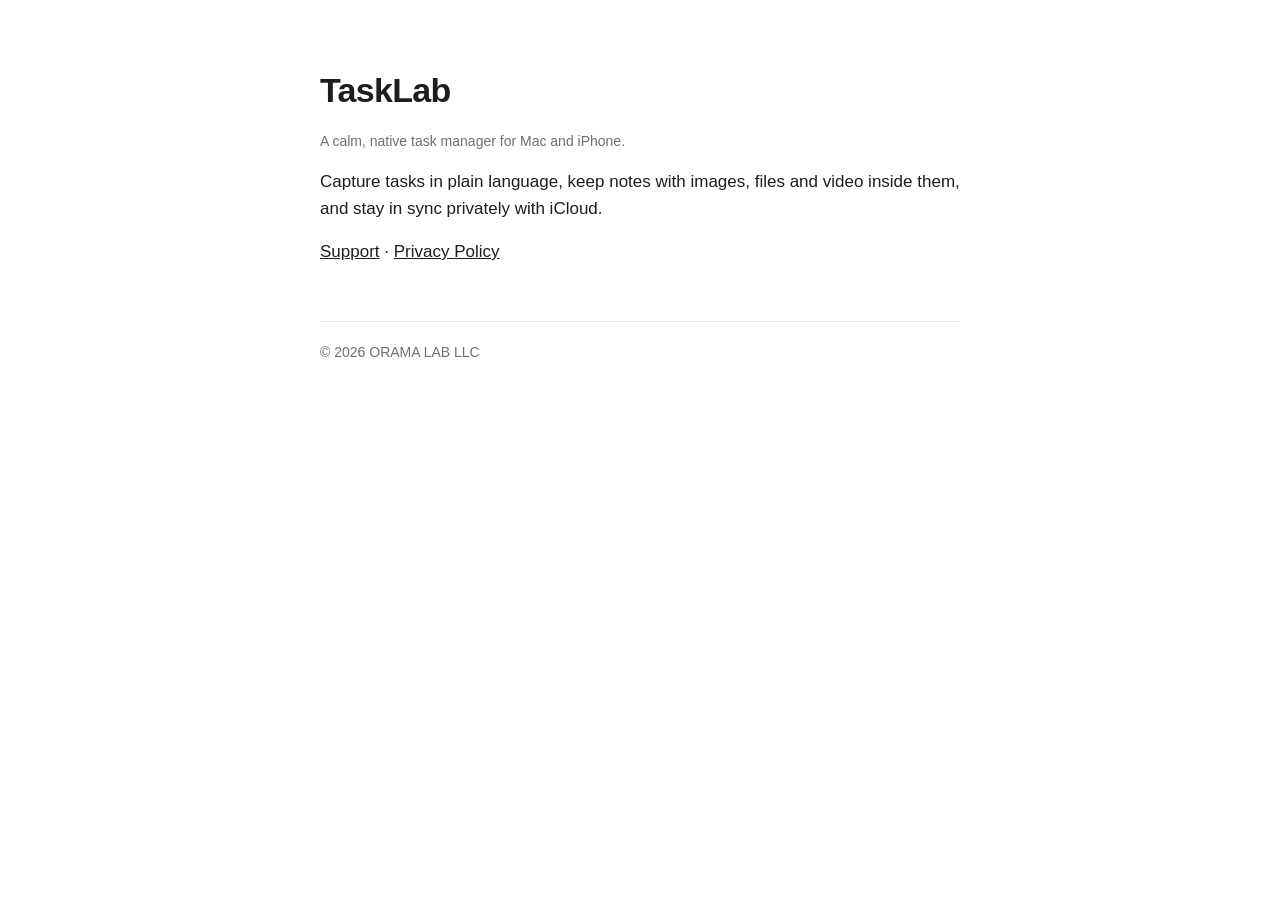
<file: index.html>
<!doctype html>
<html lang="en">
<head>
<meta charset="utf-8">
<meta name="viewport" content="width=device-width, initial-scale=1">
<title>TaskLab</title>
<link rel="stylesheet" href="style.css">
</head>
<body>
<main>
  <h1>TaskLab</h1>
  <p class="updated">A calm, native task manager for Mac and iPhone.</p>
  <p>Capture tasks in plain language, keep notes with images, files and video inside them, and stay in sync privately with iCloud.</p>
  <p><a href="support.html">Support</a> · <a href="privacy.html">Privacy Policy</a></p>
  <footer>© 2026 ORAMA LAB LLC</footer>
</main>
</body>
</html>
</file>
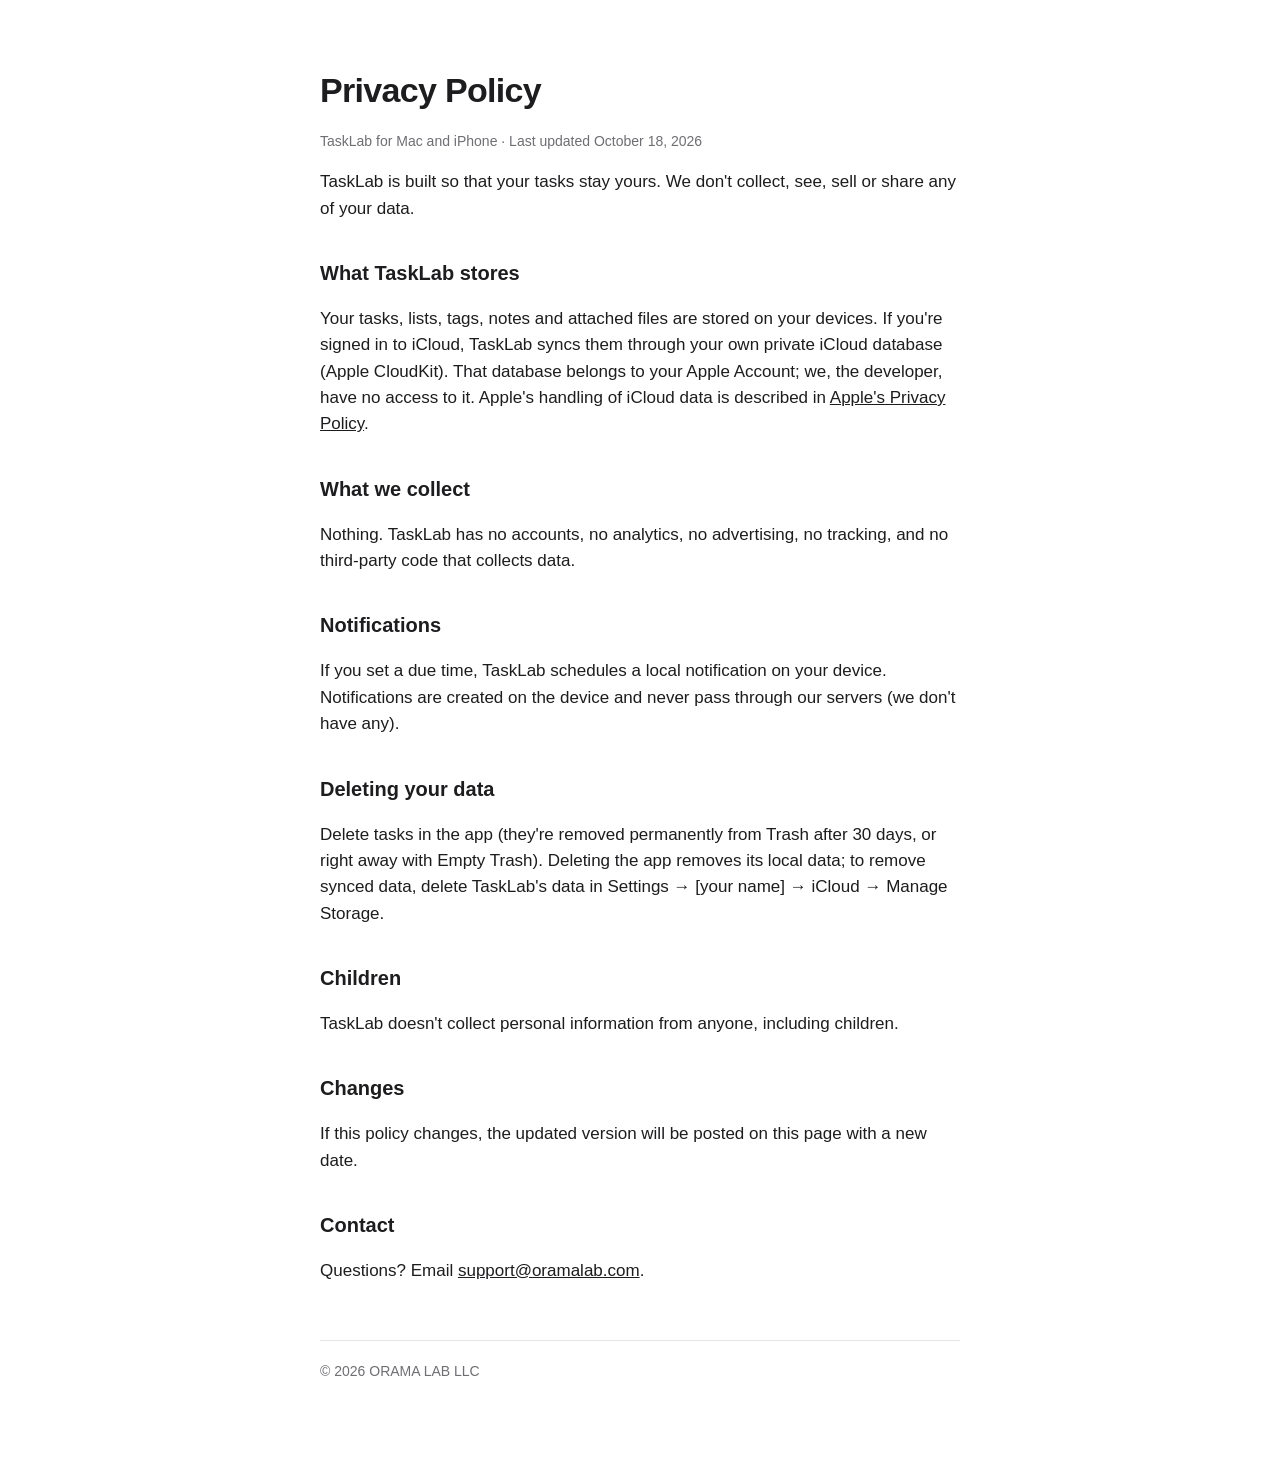
<file: privacy.html>
<!doctype html>
<html lang="en">
<head>
<meta charset="utf-8">
<meta name="viewport" content="width=device-width, initial-scale=1">
<title>TaskLab — Privacy Policy</title>
<link rel="stylesheet" href="style.css">
</head>
<body>
<main>
  <h1>Privacy Policy</h1>
  <p class="updated">TaskLab for Mac and iPhone · Last updated October 18, 2026</p>

  <p>TaskLab is built so that your tasks stay yours. We don't collect, see, sell or share any of your data.</p>

  <h2>What TaskLab stores</h2>
  <p>Your tasks, lists, tags, notes and attached files are stored on your devices. If you're signed in to iCloud, TaskLab syncs them through your own private iCloud database (Apple CloudKit). That database belongs to your Apple Account; we, the developer, have no access to it. Apple's handling of iCloud data is described in <a href="https://www.apple.com/legal/privacy/">Apple's Privacy Policy</a>.</p>

  <h2>What we collect</h2>
  <p>Nothing. TaskLab has no accounts, no analytics, no advertising, no tracking, and no third-party code that collects data.</p>

  <h2>Notifications</h2>
  <p>If you set a due time, TaskLab schedules a local notification on your device. Notifications are created on the device and never pass through our servers (we don't have any).</p>

  <h2>Deleting your data</h2>
  <p>Delete tasks in the app (they're removed permanently from Trash after 30 days, or right away with Empty Trash). Deleting the app removes its local data; to remove synced data, delete TaskLab's data in Settings → [your name] → iCloud → Manage Storage.</p>

  <h2>Children</h2>
  <p>TaskLab doesn't collect personal information from anyone, including children.</p>

  <h2>Changes</h2>
  <p>If this policy changes, the updated version will be posted on this page with a new date.</p>

  <h2>Contact</h2>
  <p>Questions? Email <a href="mailto:support@oramalab.com">support@oramalab.com</a>.</p>

  <footer>© 2026 ORAMA LAB LLC</footer>
</main>
</body>
</html>
</file>
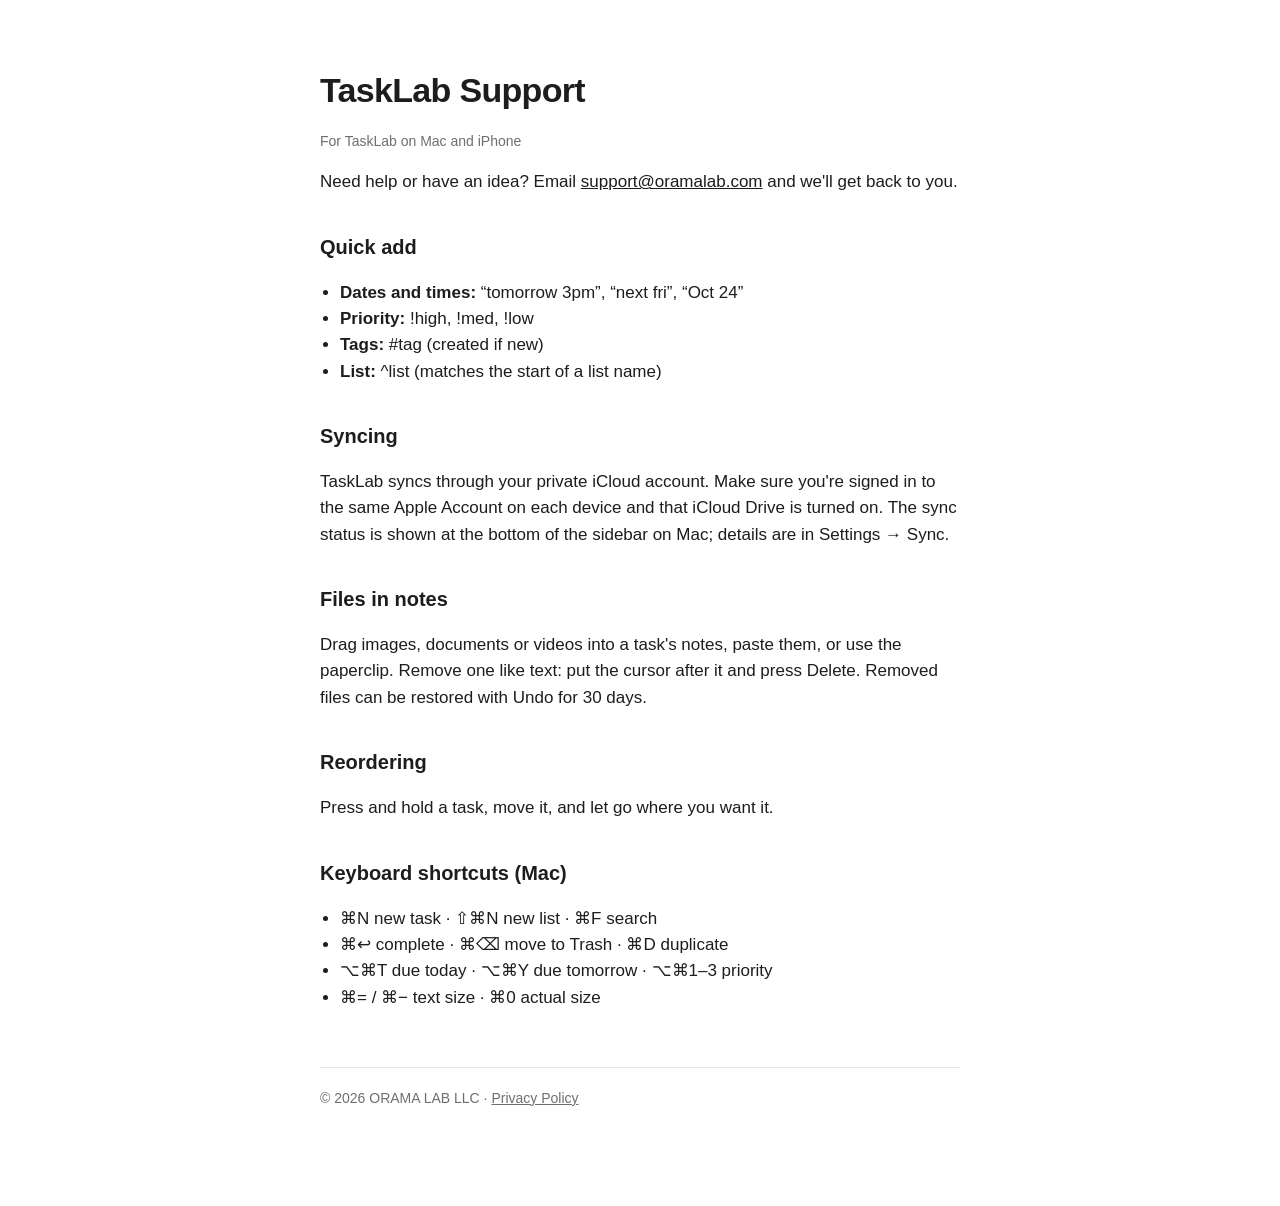
<file: support.html>
<!doctype html>
<html lang="en">
<head>
<meta charset="utf-8">
<meta name="viewport" content="width=device-width, initial-scale=1">
<title>TaskLab — Support</title>
<link rel="stylesheet" href="style.css">
</head>
<body>
<main>
  <h1>TaskLab Support</h1>
  <p class="updated">For TaskLab on Mac and iPhone</p>

  <p>Need help or have an idea? Email <a href="mailto:support@oramalab.com">support@oramalab.com</a> and we'll get back to you.</p>

  <h2>Quick add</h2>
  <ul>
    <li><strong>Dates and times:</strong> “tomorrow 3pm”, “next fri”, “Oct 24”</li>
    <li><strong>Priority:</strong> !high, !med, !low</li>
    <li><strong>Tags:</strong> #tag (created if new)</li>
    <li><strong>List:</strong> ^list (matches the start of a list name)</li>
  </ul>

  <h2>Syncing</h2>
  <p>TaskLab syncs through your private iCloud account. Make sure you're signed in to the same Apple Account on each device and that iCloud Drive is turned on. The sync status is shown at the bottom of the sidebar on Mac; details are in Settings → Sync.</p>

  <h2>Files in notes</h2>
  <p>Drag images, documents or videos into a task's notes, paste them, or use the paperclip. Remove one like text: put the cursor after it and press Delete. Removed files can be restored with Undo for 30 days.</p>

  <h2>Reordering</h2>
  <p>Press and hold a task, move it, and let go where you want it.</p>

  <h2>Keyboard shortcuts (Mac)</h2>
  <ul>
    <li>⌘N new task · ⇧⌘N new list · ⌘F search</li>
    <li>⌘↩ complete · ⌘⌫ move to Trash · ⌘D duplicate</li>
    <li>⌥⌘T due today · ⌥⌘Y due tomorrow · ⌥⌘1–3 priority</li>
    <li>⌘= / ⌘− text size · ⌘0 actual size</li>
  </ul>

  <footer>© 2026 ORAMA LAB LLC · <a href="privacy.html">Privacy Policy</a></footer>
</main>
</body>
</html>
</file>
<file: style.css>
:root { color-scheme: light dark; --text: #1d1d1f; --muted: #6e6e73; --bg: #ffffff; --rule: #e5e5ea; }
@media (prefers-color-scheme: dark) { :root { --text: #f5f5f7; --muted: #a1a1a6; --bg: #1c1c1e; --rule: #38383a; } }
* { box-sizing: border-box; }
body { margin: 0; background: var(--bg); color: var(--text); font: 17px/1.55 -apple-system, BlinkMacSystemFont, "SF Pro Text", "Helvetica Neue", sans-serif; }
main { max-width: 680px; margin: 0 auto; padding: 64px 20px 96px; }
h1 { font-size: 34px; letter-spacing: -0.02em; margin: 0 0 6px; }
h2 { font-size: 20px; margin: 36px 0 8px; }
.updated, footer { color: var(--muted); font-size: 14px; }
footer { margin-top: 56px; padding-top: 20px; border-top: 1px solid var(--rule); }
a { color: inherit; }
ul { padding-left: 20px; }
</file>
